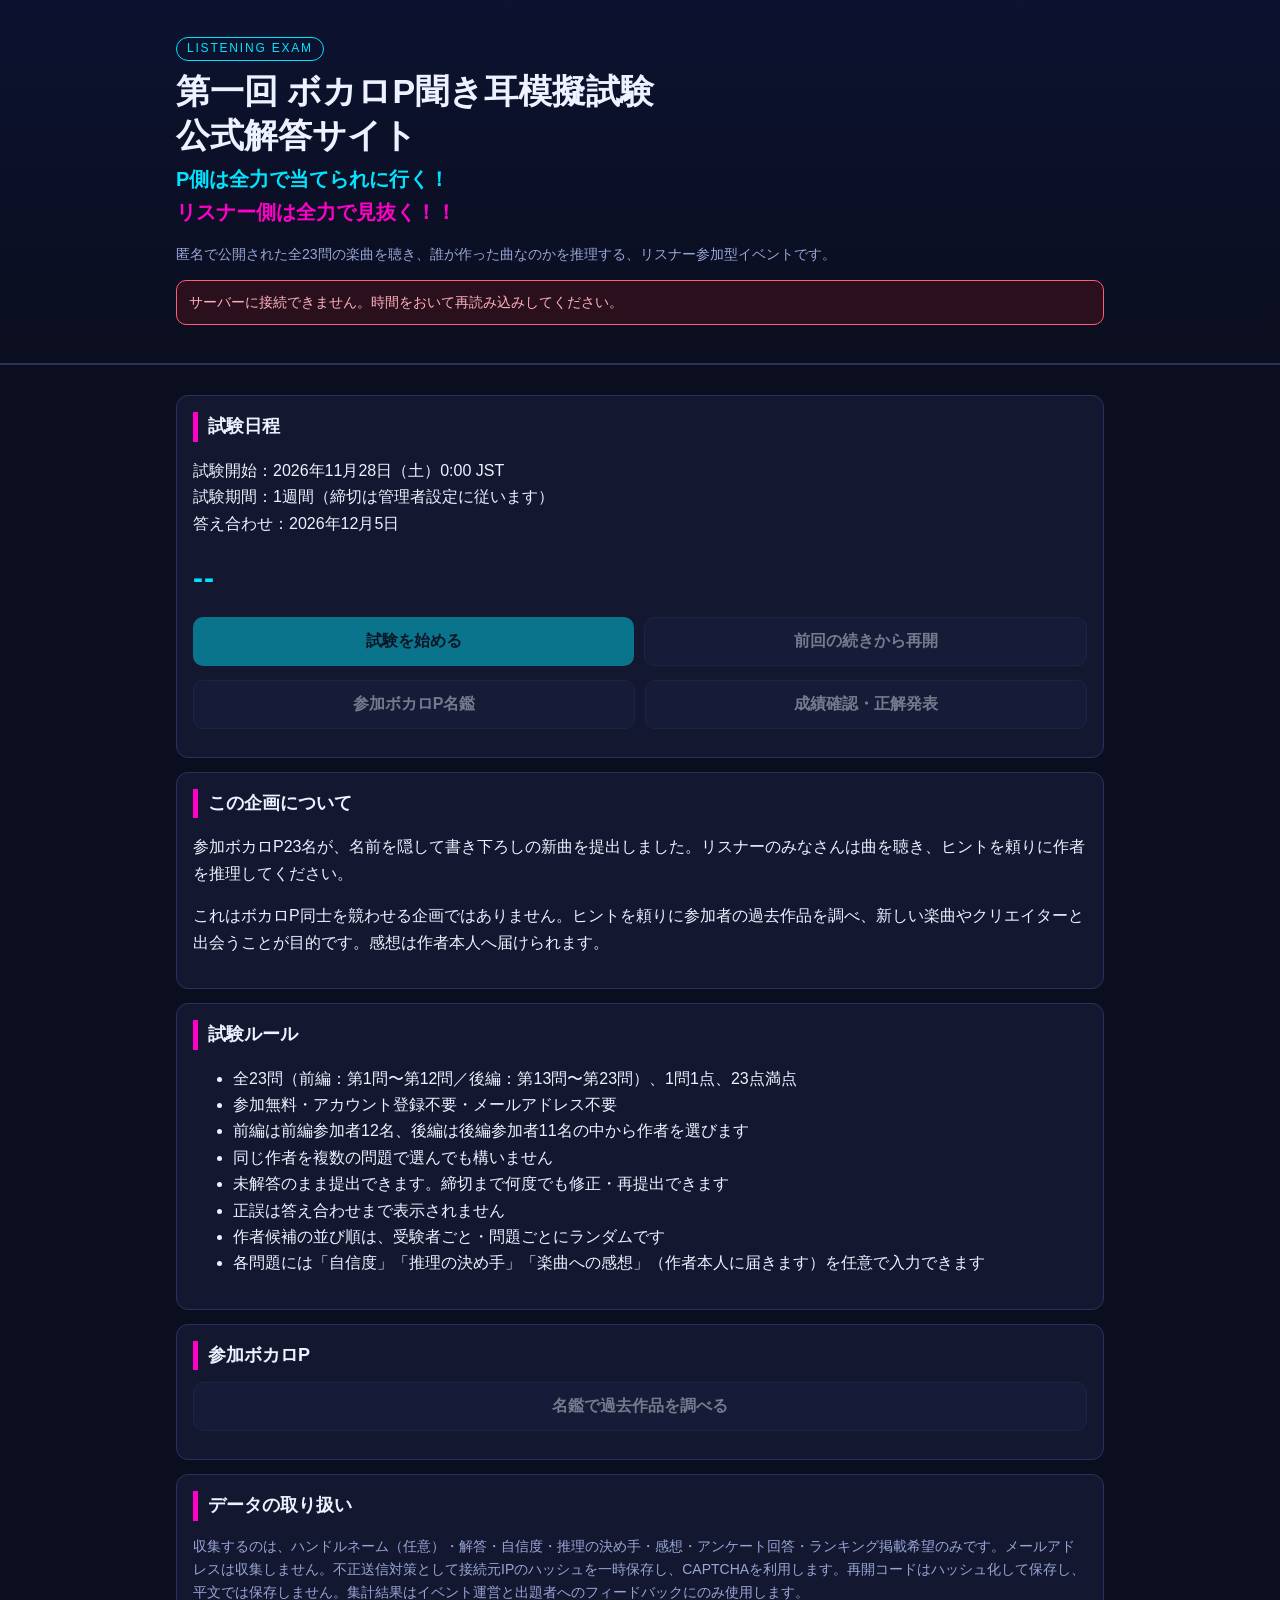
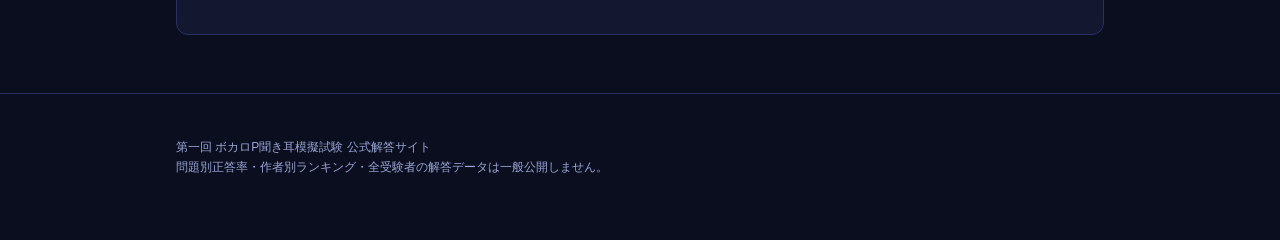
<file: index.html>
<!DOCTYPE html>
<html lang="ja">
<head>
<meta charset="utf-8">
<meta name="referrer" content="no-referrer">
<meta http-equiv="Content-Security-Policy" content="default-src 'self'; script-src 'self' https://challenges.cloudflare.com; connect-src 'self' https://*.supabase.co https://challenges.cloudflare.com; frame-src https://embed.nicovideo.jp https://challenges.cloudflare.com; style-src 'self' 'unsafe-inline'; img-src 'self' data:; object-src 'none'; base-uri 'none'; form-action 'self'">
<meta name="viewport" content="width=device-width, initial-scale=1">
<title>第一回 ボカロP聞き耳模擬試験 公式解答サイト</title>
<meta name="description" content="匿名で公開されたボカロ楽曲を聴き、作者を推理するリスナー参加型イベントの公式解答サイト。">
<link rel="stylesheet" href="style.css">
</head>
<body>
<header class="site">
  <div class="wrap">
    <span class="exam-tag">LISTENING EXAM</span>
    <h1>第一回 ボカロP聞き耳模擬試験<br>公式解答サイト</h1>
    <p class="catch"><span class="a">P側は全力で当てられに行く！</span><br>
    <span class="b">リスナー側は全力で見抜く！！</span></p>
    <p class="muted">匿名で公開された全23問の楽曲を聴き、誰が作った曲なのかを推理する、リスナー参加型イベントです。</p>
    <p id="connection-banner" class="error hidden" role="alert"></p>
  </div>
</header>

<main class="wrap">

  <!-- ============ トップ ============ -->
  <section id="view-top">
    <div class="card">
      <h2>試験日程</h2>
      <p>試験開始：2026年11月28日（土）0:00 JST<br>
      試験期間：1週間（締切は管理者設定に従います）<br>
      答え合わせ：2026年12月5日</p>
      <p class="muted" id="period-text"></p>
      <div class="countdown" id="countdown">--</div>
      <p class="muted" id="countdown-label"></p>
      <div class="btnrow">
        <button class="btn" id="btn-start">試験を始める</button>
        <button class="btn sub" id="btn-resume-open">前回の続きから再開</button>
      </div>
      <p class="muted" id="my-status"></p>
      <button class="btn sub hidden" id="forget-session">この端末の受験情報を消去</button>
      <div class="btnrow">
        <button class="btn sub" data-nav="directory">参加ボカロP名鑑</button>
        <button class="btn sub" data-nav="results">成績確認・正解発表</button>
      </div>
    </div>

    <div class="card">
      <h2>この企画について</h2>
      <p>参加ボカロP23名が、名前を隠して書き下ろしの新曲を提出しました。リスナーのみなさんは曲を聴き、ヒントを頼りに作者を推理してください。</p>
      <p>これはボカロP同士を競わせる企画ではありません。ヒントを頼りに参加者の過去作品を調べ、新しい楽曲やクリエイターと出会うことが目的です。感想は作者本人へ届けられます。</p>
    </div>

    <div class="card">
      <h2>試験ルール</h2>
      <ul>
        <li>全23問（前編：第1問〜第12問／後編：第13問〜第23問）、1問1点、23点満点</li>
        <li>参加無料・アカウント登録不要・メールアドレス不要</li>
        <li>前編は前編参加者12名、後編は後編参加者11名の中から作者を選びます</li>
        <li>同じ作者を複数の問題で選んでも構いません</li>
        <li>未解答のまま提出できます。締切まで何度でも修正・再提出できます</li>
        <li>正誤は答え合わせまで表示されません</li>
        <li>作者候補の並び順は、受験者ごと・問題ごとにランダムです</li>
        <li>各問題には「自信度」「推理の決め手」「楽曲への感想」（作者本人に届きます）を任意で入力できます</li>
      </ul>
    </div>

    <div class="card">
      <h2>参加ボカロP</h2>
      <div id="top-participants"></div>
      <div class="btnrow"><button class="btn sub" data-nav="directory">名鑑で過去作品を調べる</button></div>
    </div>

    <div class="card">
      <h2>データの取り扱い</h2>
      <p class="muted">収集するのは、ハンドルネーム（任意）・解答・自信度・推理の決め手・感想・アンケート回答・ランキング掲載希望のみです。メールアドレスは収集しません。不正送信対策として接続元IPのハッシュを一時保存し、CAPTCHAを利用します。再開コードはハッシュ化して保存し、平文では保存しません。集計結果はイベント運営と出題者へのフィードバックにのみ使用します。</p>
    </div>
  </section>

  <!-- ============ 登録 ============ -->
  <section id="view-register" class="hidden">
    <div class="card">
      <h2>受験者登録</h2>
      <p>参加方法を選んでください。どちらでもランキングに参加できます。</p>
      <label class="opt"><input type="radio" name="reg-type" value="handle">
        <span><strong>ハンドルネームで参加</strong><br>
        <span class="muted">ランキングに掲載される名前になります。</span><br>
        <input type="text" id="reg-handle" maxlength="50" placeholder="ハンドルネーム（最大50文字）"></span></label>
      <label class="opt"><input type="radio" name="reg-type" value="anonymous" checked>
        <span><strong>匿名で参加</strong><br>
        <span class="muted">名前の入力は不要です。匿名受験番号が発行されます。</span></span></label>
      <h3>ランキング掲載について</h3>
      <label class="opt"><input type="radio" name="reg-ranking" value="no" checked>
        <span>ランキングに掲載しない</span></label>
      <label class="opt"><input type="radio" name="reg-ranking" value="yes">
        <span>ランキング掲載を希望する（上位10名のみ、成績発表時に公開）</span></label>
      <div id="registration-captcha"></div><p id="captcha-status" class="muted" role="status"></p>
      <div class="btnrow">
        <button class="btn" id="btn-register">登録して受験番号を受け取る</button>
        <button class="btn sub" data-nav="top">戻る</button>
      </div>
      <div id="register-error" role="alert"></div>
    </div>
    <div class="card hidden" id="issued-card">
      <h2>あなたの受験情報</h2>
      <p>受験番号</p>
      <div class="codebox" id="issued-code"></div>
      <p>秘密の再開コード（別端末で続きを解くときに必要です）</p>
      <div class="codebox" id="issued-secret"></div>
      <div class="btnrow">
        <button class="btn sub" id="copy-code">受験番号をコピー</button>
        <button class="btn sub" id="copy-secret">再開コードをコピー</button>
      </div>
      <p class="notice">再開コードは一度だけ表示されます。スクリーンショットやメモで必ず控えてください。紛失した場合、主催者でも復旧できません（新しい受験番号での参加となります）。この端末では自動で記録されるため、そのまま試験を始められます。</p>
      <div class="btnrow"><button class="btn magenta" id="btn-to-exam">試験を始める</button></div>
    </div>
  </section>

  <!-- ============ 再開 ============ -->
  <section id="view-resume" class="hidden">
    <div class="card">
      <h2>前回の続きから再開</h2>
      <p>受験番号と秘密の再開コードを入力してください。</p>
      <p><input type="text" id="resume-code" placeholder="受験番号（例：EX-XXXXXXXX）" autocomplete="off"></p>
      <p><input type="password" id="resume-secret" placeholder="秘密の再開コード" autocomplete="off"></p>
      <div class="btnrow">
        <button class="btn" id="btn-resume">再開する</button>
        <button class="btn sub" data-nav="top">戻る</button>
      </div>
      <div id="resume-error"></div>
    </div>
  </section>

  <!-- ============ 解答 ============ -->
  <section id="view-exam" class="hidden">
    <div class="card">
      <div class="tabs">
        <button id="tab-first">前編（第1〜12問）</button>
        <button id="tab-second">後編（第13〜23問）</button>
      </div>
      <div class="video-box" id="video-box"></div>
      <p class="muted" id="video-note"></p>
      <p>解答進捗：<span id="progress-text">0 / 23</span></p>
      <div class="progress"><i id="progress-bar"></i></div>
      <div class="chips" id="qchips"></div>
    </div>

    <div class="card" id="question-card">
      <div class="qno-big">第<span id="q-no">1</span>問</div>
      <div class="songtitle" id="q-title">曲名</div>
      <p class="muted">この曲を作ったボカロPは誰でしょう？</p>
      <div id="q-choices"></div>
      <h3>自信度（任意）</h3>
      <div id="q-confidence"></div>
      <h3>推理の決め手（任意・複数選択可）</h3>
      <div id="q-reasons"></div>
      <h3>楽曲への感想（任意・作者本人に届きます）</h3>
      <textarea id="q-comment" maxlength="1000" placeholder="この曲の好きなところ、作者へのメッセージなど"></textarea>
      <div class="btnrow">
        <button class="btn sub" id="btn-prev">← 前の問題</button>
        <button class="btn sub" id="btn-next">次の問題 →</button>
      </div>
      <div class="btnrow">
        <button class="btn sub" data-nav="directory">名鑑で調べる</button>
        <button class="btn magenta" id="btn-to-confirm">解答確認・提出へ</button>
      </div>
      <button class="btn sub" id="download-draft">端末内の下書きをダウンロード</button>
      <p class="muted" id="draft-note" role="status">下書きはこの端末とサーバーに自動保存されます。サーバーへの途中保存と提出は別です。提出はサーバー保存が成功した時点で完了します。</p>
    </div>
  </section>

  <!-- ============ 確認・アンケート・提出 ============ -->
  <section id="view-confirm" class="hidden">
    <div class="card">
      <h2>解答確認</h2>
      <div id="confirm-list"></div>
      <p class="muted">未解答の問題があっても提出できます。締切まで何度でも修正・再提出できます。</p>
    </div>
    <div class="card">
      <h2>提出時アンケート（すべて任意）</h2>
      <label class="opt"><input type="checkbox" id="sv-newfound"> 今回初めて知ったボカロPがいた</label>
      <label class="opt"><input type="checkbox" id="sv-researched"> ヒントを頼りに過去作品を調べた</label>
      <label class="opt"><input type="checkbox" id="sv-newfav"> 新しく好きになったボカロPがいた</label>
      <p>今後も楽曲を聴いてみたいボカロP（複数選択可）</p>
      <div id="sv-keep-listening"></div>
      <p>イベント全体への感想</p>
      <textarea id="sv-comment" maxlength="1000" placeholder="自由記述"></textarea>
      <div class="btnrow">
        <button class="btn magenta" id="btn-submit">提出する</button>
        <button class="btn sub" data-nav="exam">解答に戻る</button>
      </div>
      <div id="submit-result"></div>
    </div>
  </section>

  <!-- ============ 名鑑 ============ -->
  <section id="view-directory" class="hidden">
    <div class="card">
      <h2>参加ボカロP名鑑</h2>
      <p class="muted">作者の過去作品を調べるためのページです。表示順は活動名順で、出題順とは無関係です。</p>
      <div class="tabs">
        <button data-dir="all" class="on">全員</button>
        <button data-dir="first">前編</button>
        <button data-dir="second">後編</button>
      </div>
      <div id="directory-list"></div>
      <div class="btnrow">
        <button class="btn sub" data-nav="exam" id="dir-back-exam">解答に戻る</button>
        <button class="btn sub" data-nav="top">トップへ</button>
      </div>
    </div>
  </section>

  <!-- ============ 成績・正解発表 ============ -->
  <section id="view-results" class="hidden">
    <div class="card">
      <h2>成績確認・正解発表</h2>
      <div id="results-body"></div>
      <h3>自分の成績を見る</h3>
      <p><input type="text" id="my-code" placeholder="受験番号" autocomplete="off"></p>
      <p><input type="password" id="my-secret" placeholder="秘密の再開コード" autocomplete="off"></p>
      <div class="btnrow"><button class="btn" id="btn-my-results">成績を表示</button>
      <button class="btn sub" data-nav="top">トップへ</button></div>
      <div id="my-results"></div>
    </div>
  </section>

</main>

<footer class="site">
  <div class="wrap">
    <p>第一回 ボカロP聞き耳模擬試験 公式解答サイト<br>
    問題別正答率・作者別ランキング・全受験者の解答データは一般公開しません。</p>
  </div>
</footer>

<script src="config.js"></script>
<script src="data.js"></script>
<script src="api.js"></script>
<script src="api.js"></script>
<script src="app.js"></script>
</body>
</html>
</file>
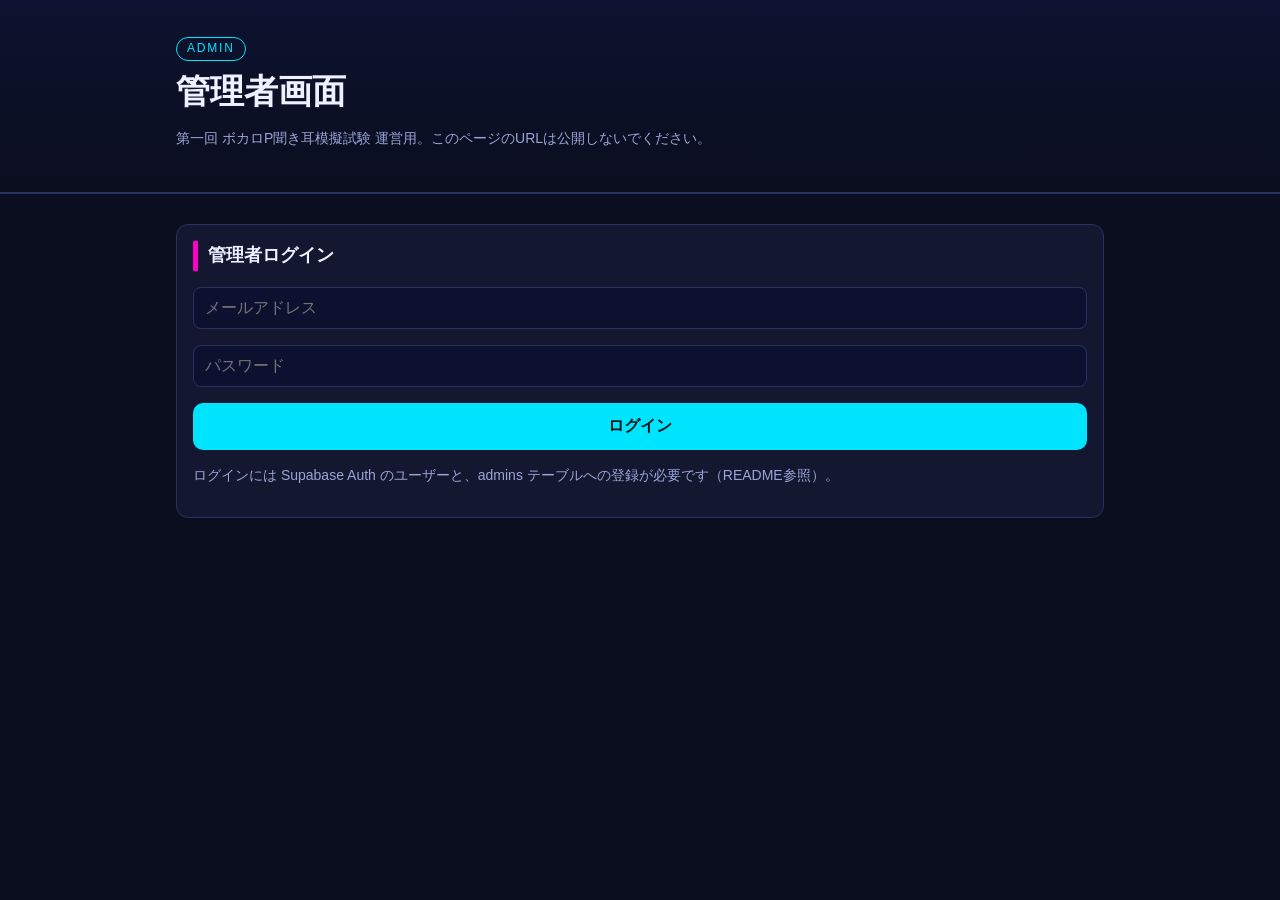
<file: admin.html>
<!DOCTYPE html>
<html lang="ja">
<head>
<meta charset="utf-8">
<meta name="referrer" content="no-referrer">
<meta http-equiv="Content-Security-Policy" content="default-src 'self'; script-src 'self' https://challenges.cloudflare.com; connect-src 'self' https://*.supabase.co https://challenges.cloudflare.com; frame-src https://embed.nicovideo.jp https://challenges.cloudflare.com; style-src 'self' 'unsafe-inline'; img-src 'self' data:; object-src 'none'; base-uri 'none'; form-action 'self'">
<meta name="viewport" content="width=device-width, initial-scale=1">
<title>管理者画面 | 第一回 ボカロP聞き耳模擬試験</title>
<link rel="stylesheet" href="style.css">
<style>
  @media print {
    body * { visibility: hidden; }
    #report-print, #report-print * { visibility: visible; }
    #report-print { position: absolute; inset: 0; color: #000; background: #fff; }
  }
  .report-page { page-break-after: always; padding: 12px 0; }
  td.num, th.num { text-align: right; }
</style>
</head>
<body>
<header class="site"><div class="wrap">
  <span class="exam-tag">ADMIN</span>
  <h1>管理者画面</h1>
  <p class="muted">第一回 ボカロP聞き耳模擬試験 運営用。このページのURLは公開しないでください。</p>
  <p id="connection-banner" class="error hidden" role="alert"></p>
</div></header>

<main class="wrap">
  <section id="admin-login" class="card">
    <h2>管理者ログイン</h2>
    <p><input type="text" id="adm-email" placeholder="メールアドレス" autocomplete="username"></p>
    <p><input type="password" id="adm-pass" placeholder="パスワード" autocomplete="current-password"></p>
    <div class="btnrow">
      <button class="btn" id="adm-login-btn">ログイン</button>
      
    </div>
    <div id="adm-login-error"></div>
    <p class="muted">ログインには Supabase Auth のユーザーと、admins テーブルへの登録が必要です（README参照）。</p>
  </section>

  <div id="admin-main" class="hidden">
    <div class="btnrow">
      <button class="btn sub" data-atab="dash">ダッシュボード</button>
      <button class="btn sub" data-atab="examinees">受験者別データ</button>
      <button class="btn sub" data-atab="csv">CSV出力</button>
      <button class="btn sub" data-atab="reports">出題者個別レポート</button>
      <button class="btn sub" data-atab="settings">設定・正解登録</button>
      <button class="btn sub" id="adm-logout">ログアウト</button>
    </div>

    <section id="atab-dash" class="card">
      <h2>ダッシュボード</h2>
      <div id="dash-body">読み込み中…</div>
    </section>

    <section id="atab-examinees" class="card hidden">
      <h2>受験者別データ</h2>
      <p class="muted">各受験者が実際に選んだ作者を表示します。再開コードは表示されません。</p>
      <div id="examinees-body" style="overflow-x:auto"></div>
    </section>

    <section id="atab-csv" class="card hidden">
      <h2>CSV出力（UTF-8 BOM付き）</h2>
      <div class="btnrow">
        <button class="btn sub" data-csv="answers">受験者別解答一覧</button>
        <button class="btn sub" data-csv="scores">受験者別採点結果</button>
      </div>
      <div class="btnrow">
        <button class="btn sub" data-csv="questions">問題別集計</button>
        <button class="btn sub" data-csv="comments">感想一覧</button>
      </div>
      <div class="btnrow">
        <button class="btn sub" data-csv="survey">アンケート集計</button>
        <button class="btn sub" data-csv="ranking">ランキング希望者の成績一覧</button>
      </div>
    </section>

    <section id="atab-reports" class="card hidden">
      <h2>出題者個別レポート</h2>
      <p class="muted">感想は各レポート内で「除外」にチェックでき、除外したものはダウンロード・印刷に含まれません。受験者名と再開コードはレポートに含まれません。</p>
      <div class="btnrow">
        <button class="btn" id="report-all-print">全員分を印刷 / PDF保存</button>
      </div>
      <div id="reports-body"></div>
    </section>

    <section id="atab-settings" class="card hidden">
      <h2>本番APIの保護設定</h2>
      <p class="muted">Cloudflare Turnstileの無料ウィジェットを作成して設定してください。Secret Keyはサーバーへ保存し、画面に再表示しません。</p>
      <p>公開サイトのOrigin（改行区切り・URLのパスは不要）<textarea id="gateway-origins" placeholder="https://gedousan-music.github.io"></textarea></p>
      <p>Turnstileのホスト名 <input id="gateway-hostname" type="text" placeholder="gedousan-music.github.io"></p>
      <p>Site Key（公開可）<input id="gateway-sitekey" type="text" autocomplete="off"></p>
      <p>Secret Key（変更時のみ）<input id="gateway-secret" type="password" autocomplete="off"></p>
      <label class="opt"><input type="checkbox" id="gateway-enabled">参加者APIを有効にする（公開承認後に設定）</label>
      <button class="btn" id="gateway-save">保護設定を保存</button><p id="gateway-result" role="status"></p>
      <h2>試験設定（すべて日本時間）</h2>
<label class="opt"><input type="checkbox" id="titles-first">前編の曲名を公開（開始時刻以降・動画URL設定時のみ）</label>
<label class="opt"><input type="checkbox" id="titles-second">後編の曲名を公開（開始時刻以降・動画URL設定時のみ）</label>
<label class="opt"><input type="checkbox" id="results-enabled">正解・成績公開を承認（公開日時以降・全23問の正解登録時のみ）</label>
      <p>開始日時 <input type="datetime-local" id="set-start" readonly></p>
      <p>締切日時 <input type="datetime-local" id="set-deadline"></p>
      <p>正解公開日時 <input type="datetime-local" id="set-reveal"></p>
      <p>前編 動画URL <input type="text" id="set-vfirst" placeholder="https://www.nicovideo.jp/watch/sm..."></p>
      <p>後編 動画URL <input type="text" id="set-vsecond" placeholder="https://www.nicovideo.jp/watch/sm..."></p>
      <div class="btnrow"><button class="btn" id="set-save">設定を保存</button></div>
      <div id="set-result"></div>

      <h2>正解の登録</h2>
      <p class="muted">動画書き出し完了後、主催者が確定した順序で登録してください。正解データはサーバー側（answers_key）にのみ保存され、公開ファイルには含まれません。</p>
      <div id="answer-form"></div>
      <div id="answer-result"></div>

      <h2>問題の曲名・開始位置</h2>
      <div id="question-form"></div>

      <h2>参加者リンク（ニコニコ等）</h2>
      <p class="muted">確認済みのURLだけを登録してください。推測のURLは入れないでください。</p>
      <div id="participant-form"></div>
    </section>
  </div>

  <div id="report-print" class="hidden"></div>
</main>

<script src="config.js"></script>
<script src="data.js"></script>
<script src="api.js"></script>
<script src="api.js"></script>
<script src="admin.js"></script>
</body>
</html>
</file>
<file: style.css>
:root{
  --bg:#0a0e1e; --panel:#131830; --panel2:#1a2040; --line:#2a3160;
  --fg:#eef1ff; --sub:#9aa5d6; --cyan:#00e5ff; --magenta:#ff00c8;
  --ok:#2ee6a8; --warn:#ffd166; --danger:#ff5d7a;
}
*{box-sizing:border-box}
html{-webkit-text-size-adjust:100%}
body{margin:0;background:var(--bg);color:var(--fg);
  font-family:"Hiragino Kaku Gothic ProN","Yu Gothic UI","Noto Sans JP",sans-serif;
  line-height:1.65}
a{color:var(--cyan)}
button{font-family:inherit;cursor:pointer}
.wrap{max-width:960px;margin:0 auto;padding:16px}
header.site{border-bottom:2px solid var(--line);background:
  linear-gradient(180deg,#0d1230,#0a0e1e);padding:18px 0 12px}
.exam-tag{display:inline-block;border:1px solid var(--cyan);color:var(--cyan);
  padding:1px 10px;border-radius:999px;font-size:12px;letter-spacing:.15em}
h1{font-size:clamp(22px,5vw,34px);margin:8px 0 2px;line-height:1.3}
.catch{font-size:clamp(15px,3.6vw,20px);font-weight:700;margin:6px 0}
.catch .a{color:var(--cyan)} .catch .b{color:var(--magenta)}
.card{background:var(--panel);border:1px solid var(--line);border-radius:12px;
  padding:16px;margin:14px 0}
.card h2{margin:0 0 10px;font-size:18px;border-left:5px solid var(--magenta);
  padding-left:10px}
.btn{display:inline-block;background:var(--cyan);color:#001318;border:none;
  border-radius:10px;padding:13px 22px;font-size:16px;font-weight:700;
  text-decoration:none;text-align:center}
.btn.sub{background:var(--panel2);color:var(--fg);border:1px solid var(--line)}
.btn.magenta{background:var(--magenta);color:#fff}
.btn:disabled{opacity:.45;cursor:not-allowed}
.btnrow{display:flex;gap:10px;flex-wrap:wrap;margin:12px 0}
.btnrow .btn{flex:1;min-width:150px}
.countdown{font-size:clamp(20px,6vw,30px);font-weight:800;letter-spacing:.03em;
  font-variant-numeric:tabular-nums;color:var(--cyan)}
.progress{height:12px;background:var(--panel2);border-radius:999px;overflow:hidden;
  border:1px solid var(--line)}
.progress>i{display:block;height:100%;background:linear-gradient(90deg,var(--cyan),var(--magenta));
  width:0%}
.muted{color:var(--sub);font-size:13px}
.hidden{display:none!important}
input[type=text],input[type=password],textarea,select{
  width:100%;background:#0d1130;color:var(--fg);border:1px solid var(--line);
  border-radius:8px;padding:11px;font-size:16px}
textarea{min-height:74px;resize:vertical}
label.opt{display:flex;gap:10px;align-items:flex-start;background:var(--panel2);
  border:1px solid var(--line);border-radius:10px;padding:12px;margin:8px 0;cursor:pointer}
label.opt input{margin-top:5px;transform:scale(1.25)}
label.opt.sel{border-color:var(--cyan);background:#16264a}
.chips{display:flex;flex-wrap:wrap;gap:6px;margin:10px 0}
.chip{width:44px;height:44px;border-radius:10px;border:1px solid var(--line);
  background:var(--panel2);color:var(--fg);font-weight:700;font-size:15px}
.chip.answered{border-color:var(--ok);color:var(--ok)}
.chip.answered::after{content:"✓";font-size:11px;display:block;line-height:1}
.chip.current{background:var(--cyan);color:#001318;border-color:var(--cyan)}
.qno-big{font-size:clamp(34px,9vw,54px);font-weight:900;line-height:1.05}
.qno-big span{color:var(--magenta)}
.songtitle{font-size:18px;font-weight:700;margin:4px 0 10px}
.tabs{display:flex;gap:8px;margin:10px 0}
.tabs button{flex:1;padding:12px;border-radius:10px;border:1px solid var(--line);
  background:var(--panel2);color:var(--fg);font-weight:700;font-size:15px}
.tabs button.on{background:var(--cyan);color:#001318;border-color:var(--cyan)}
.video-box{position:relative;width:100%;aspect-ratio:16/9;background:#000;
  border:1px solid var(--line);border-radius:10px;overflow:hidden}
.video-box iframe{position:absolute;inset:0;width:100%;height:100%;border:0}
.video-ph{display:flex;align-items:center;justify-content:center;height:100%;
  color:var(--sub);text-align:center;padding:12px}
table{width:100%;border-collapse:collapse;font-size:14px}
th,td{border-bottom:1px solid var(--line);padding:8px 6px;text-align:left;vertical-align:top}
th{color:var(--sub);font-weight:600}
.notice{border:1px solid var(--warn);color:var(--warn);border-radius:10px;
  padding:10px 12px;font-size:14px;margin:10px 0}
.error{border:1px solid var(--danger);color:#ffb3c0;border-radius:10px;
  padding:10px 12px;font-size:14px;margin:10px 0;background:#2a0f1c}
.success{border:1px solid var(--ok);color:var(--ok);border-radius:10px;
  padding:10px 12px;margin:10px 0}
.codebox{font-family:ui-monospace,Consolas,monospace;background:#0d1130;
  border:1px dashed var(--cyan);border-radius:10px;padding:12px;font-size:17px;
  word-break:break-all}
footer.site{color:var(--sub);font-size:12px;border-top:1px solid var(--line);
  margin-top:28px;padding:16px 0 34px}
.pill{display:inline-block;padding:0 9px;border-radius:999px;font-size:12px;
  border:1px solid var(--line);color:var(--sub)}
.pill.first{border-color:var(--cyan);color:var(--cyan)}
.pill.second{border-color:var(--magenta);color:var(--magenta)}
@media (max-width:560px){ .wrap{padding:12px} .chip{width:40px;height:40px} }

#qchips .chip {width:auto;height:auto;min-height:64px;flex:1 1 145px;padding:8px;text-align:left;overflow-wrap:anywhere;}
#qchips .chip small {display:block;font-size:14px;font-weight:400;}
.muted {font-size:14px;}
input,select {max-width:100%;}
td,th {overflow-wrap:anywhere;}
#confirm-list,#my-results,#results-body {overflow-x:auto;}
button:focus-visible,a:focus-visible,input:focus-visible,textarea:focus-visible {outline:3px solid var(--warn);outline-offset:3px;}
@media(max-width:560px){.tabs{flex-wrap:wrap}.tabs button{min-width:110px}#qchips .chip{flex-basis:125px}}
@media print {.report-page{break-after:page} #report-print{display:block!important;}}
</file>
